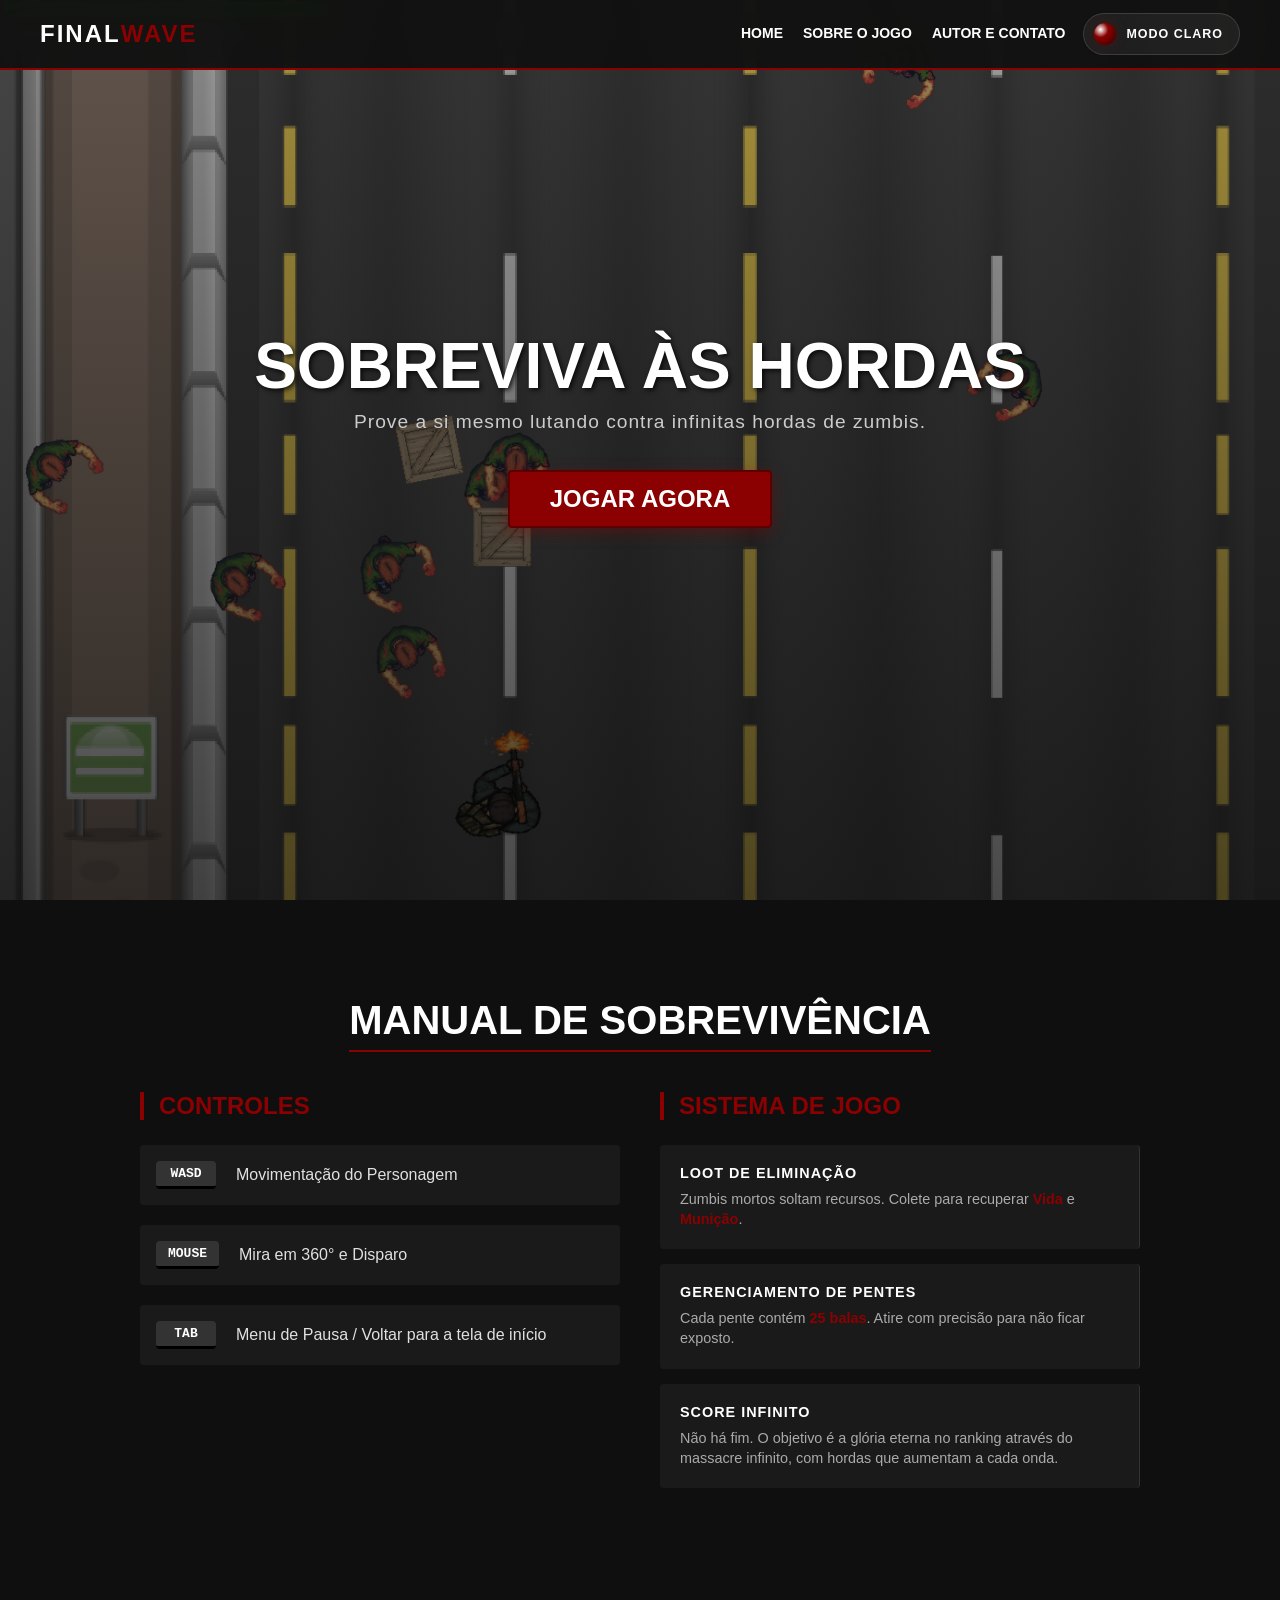
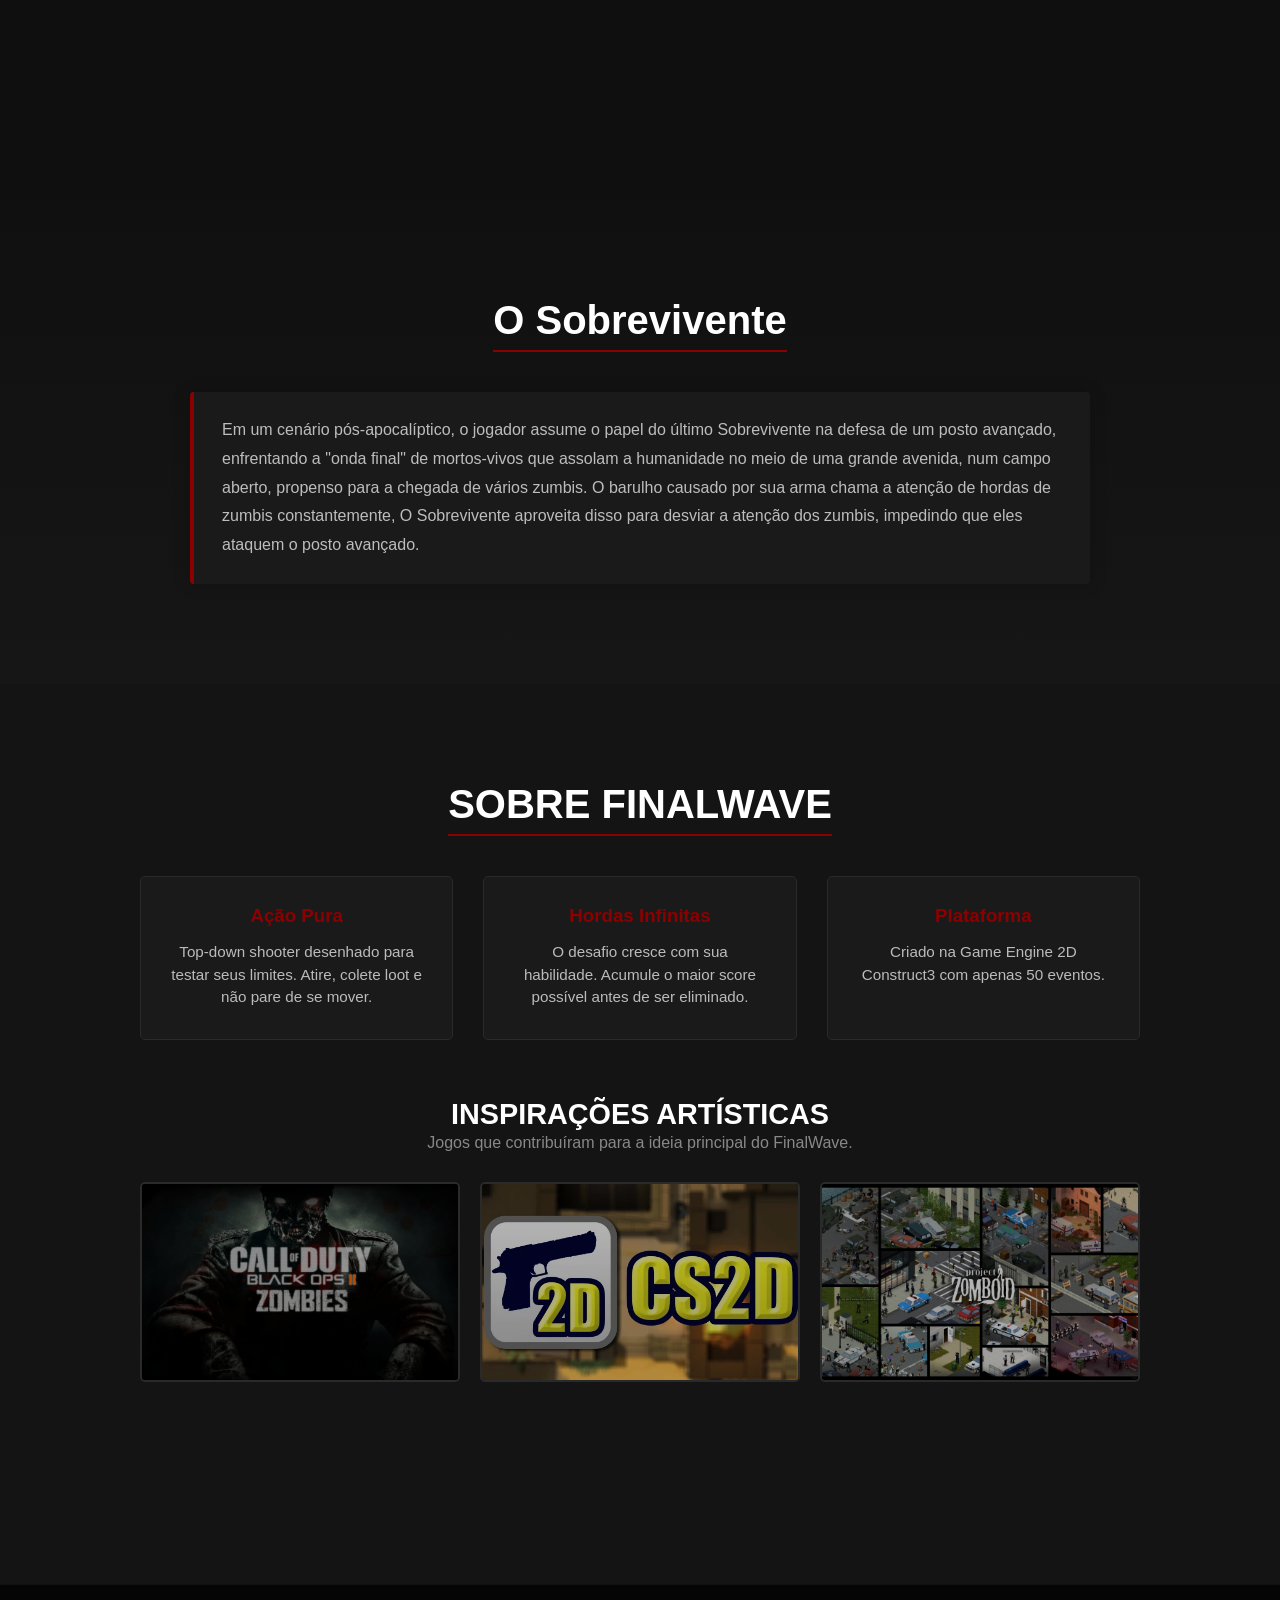
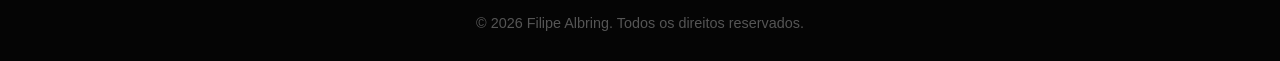
<file: index.html>
<!DOCTYPE html>
<html lang="pt-BR">
<head>
    <meta charset="UTF-8">
    <meta name="viewport" content="width=device-width, initial-scale=1.0">
    <script>
        (function () {
            try {
                if (localStorage.getItem('finalwave-theme') === 'light') {
                    document.documentElement.setAttribute('data-theme', 'light');
                }
            } catch (error) {}
        }());
    </script>
    <title>FinalWave - Sobrevivência Infinita</title>
    <link rel="stylesheet" href="css/style.css?v=10">
    <link rel="icon" href="imgs/fw.png" type="image/png">
</head>
<body>

    <header id="menu-superior">
        <div class="logo">FINAL<span>WAVE</span></div>
        <div class="header-actions">
            <nav>
                <ul>
                    <li><a href="index.html">Home</a></li>
                    <li><a href="#sobre">Sobre o Jogo</a></li>
                    <li><a href="autor.html">Autor e Contato</a></li>
                </ul>
            </nav>
            <button class="theme-toggle" type="button" data-theme-toggle aria-label="Alternar entre tema escuro e claro" aria-pressed="false">
                <span class="theme-toggle__indicator" aria-hidden="true"></span>
                <span class="theme-toggle__label" data-theme-label>MODO CLARO</span>
            </button>
        </div>
    </header>

    <section id="inicio" class="hero">
        <div class="hero-bg hero-bg-a" aria-hidden="true"></div>
        <div class="hero-bg hero-bg-b" aria-hidden="true"></div>
        <div class="hero-content">
            <h1>SOBREVIVA ÀS HORDAS</h1>
            <p>Prove a si mesmo lutando contra infinitas hordas de zumbis.</p>
        
        
            <div id="btn-container" class="cta-container">
                <a href="game/index.html" target="_blank" rel="noopener noreferrer" class="btn-jogar">JOGAR AGORA</a>
            </div>
        </div>
    </section>

    <section id="jogar" class="secao-comandos">
        <h2>MANUAL DE SOBREVIVÊNCIA</h2>
        
        <div class="grid-guia">
            <div class="bloco-guia">
                <h3>CONTROLES</h3>
                <div class="controle-item">
                    <span class="tecla">WASD</span>
                    <p>Movimentação do Personagem</p>
                </div>
                <div class="controle-item">
                    <span class="tecla">MOUSE</span>
                    <p>Mira em 360° e Disparo</p>
                </div>
                <div class="controle-item">
                    <span class="tecla">TAB</span>
                    <p>Menu de Pausa / Voltar para a tela de início</p>
                </div>
            </div>

            <div class="bloco-guia">
                <h3>SISTEMA DE JOGO</h3>
                <div class="mecanica-card">
                    <h4>LOOT DE ELIMINAÇÃO</h4>
                    <p>Zumbis mortos soltam recursos. Colete para recuperar <strong>Vida</strong> e <strong>Munição</strong>.</p>
                </div>
                <div class="mecanica-card">
                    <h4>GERENCIAMENTO DE PENTES</h4>
                    <p>Cada pente contém <strong>25 balas</strong>. Atire com precisão para não ficar exposto.</p>
                </div>
                <div class="mecanica-card">
                    <h4>SCORE INFINITO</h4>
                    <p>Não há fim. O objetivo é a glória eterna no ranking através do massacre infinito, com hordas que aumentam a cada onda.</p>
                </div>
            </div>
        </div>
    </section>

    <section class="secao-sobrevivente">
        <h2>O Sobrevivente</h2>
        <div class="sobrevivente-conteudo">
            <p>Em um cenário pós-apocalíptico, o jogador assume o papel do último Sobrevivente na defesa de um posto avançado, enfrentando a "onda final" de mortos-vivos que assolam a humanidade no meio de uma grande avenida, num campo aberto, propenso para a chegada de vários zumbis. O barulho causado por sua arma chama a atenção de hordas de zumbis constantemente, O Sobrevivente aproveita disso para desviar a atenção dos zumbis, impedindo que eles ataquem o posto avançado.</p>
        </div>
    </section>

    <section id="sobre" class="secao-sobre">
        <h2>SOBRE FINALWAVE</h2>
        <div class="cards-container">
            <div class="card">
                <h3>Ação Pura</h3>
                <p>Top-down shooter desenhado para testar seus limites. Atire, colete loot e não pare de se mover.</p>
            </div>
            <div class="card">
                <h3>Hordas Infinitas</h3>
                <p>O desafio cresce com sua habilidade. Acumule o maior score possível antes de ser eliminado.</p>
            </div>
            <div class="card">
                <h3>Plataforma</h3>
                <p>Criado na Game Engine 2D Construct3 com apenas 50 eventos.</p>
            </div>
        </div>

        <div class="inspiracoes-header">
            <h3>INSPIRAÇÕES ARTÍSTICAS</h3>
            <p>Jogos que contribuíram para a ideia principal do FinalWave.</p>
        </div>

        <div class="galeria-inspiracoes">
            <div class="card-img">
                <img src="imgs/bo2z.png" alt="Call of Duty: Black Ops saga Zombies">
                <div class="legenda">COD:Bo2 Zombies</div>
            </div>

            <div class="card-img">
                <img src="imgs/CS2D.jpg" alt="CS2D">
                <div class="legenda">CS2D</div>
            </div>

            <div class="card-img">
                <img src="imgs/pZomboid.jpg" alt="Project Zomboid">
                <div class="legenda">Project Zomboid</div>
            </div>
        </div>
    </section>
    <footer>
        <p>&copy; 2026 Filipe Albring. Todos os direitos reservados.</p>
    </footer>

    <script src="javascript/script.js?v=10"></script>
</body>
</html>
</file>
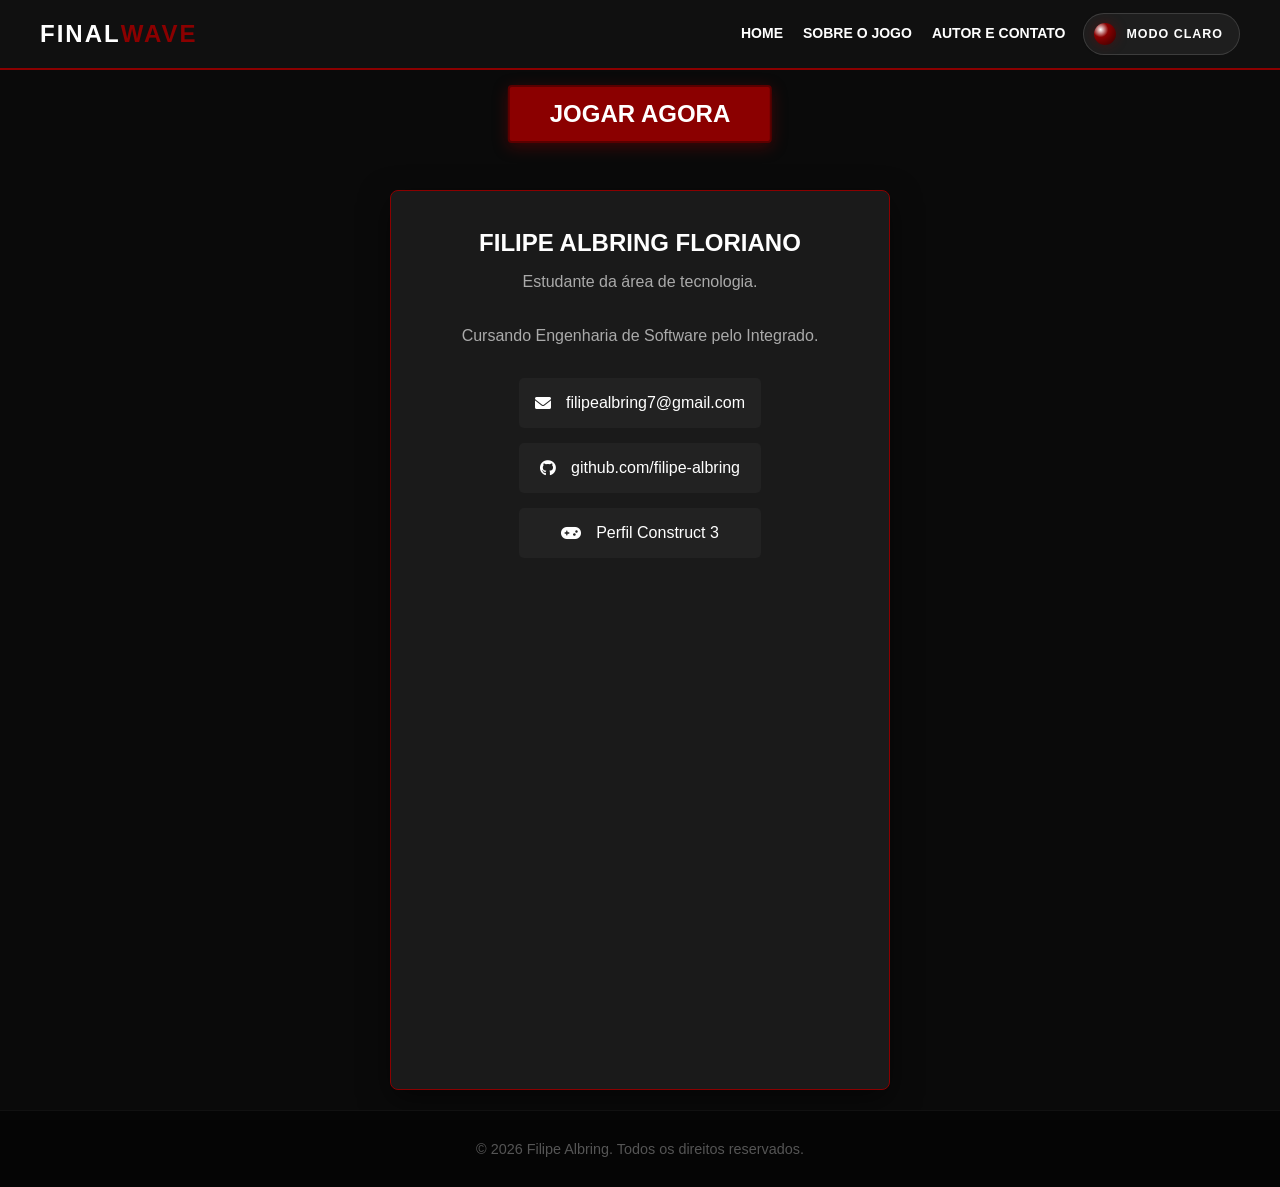
<file: autor.html>
<!DOCTYPE html>
<html lang="pt-BR">
<head>
    <meta charset="UTF-8">
    <meta name="viewport" content="width=device-width, initial-scale=1.0">
    <script>
        (function () {
            try {
                if (localStorage.getItem('finalwave-theme') === 'light') {
                    document.documentElement.setAttribute('data-theme', 'light');
                }
            } catch (error) {}
        }());
    </script>
    <title>Autor e Contato - FinalWave</title>
    <link rel="stylesheet" href="css/style.css?v=10">
    <link rel="stylesheet" href="https://cdnjs.cloudflare.com/ajax/libs/font-awesome/6.0.0/css/all.min.css">
    <link rel="icon" href="imgs/fw.png" type="image/png">
</head>
<body class="pagina-autor">

    <header id="menu-superior">
        <div class="logo">FINAL<span>WAVE</span></div>
        <div class="header-actions">
            <nav>
                <ul>
                    <li><a href="index.html">Home</a></li>
                    <li><a href="index.html#sobre">Sobre o Jogo</a></li>
                    <li><a href="autor.html">Autor e Contato</a></li>
                </ul>
            </nav>
            <button class="theme-toggle" type="button" data-theme-toggle aria-label="Alternar entre tema escuro e claro" aria-pressed="false">
                <span class="theme-toggle__indicator" aria-hidden="true"></span>
                <span class="theme-toggle__label" data-theme-label>MODO CLARO</span>
            </button>
        </div>
    </header>

    <div class="cta-fixo-autor">
        <a href="game/index.html" target="_blank" rel="noopener noreferrer" class="btn-jogar">JOGAR AGORA</a>
    </div>

    <main class="container-contato">
        <section class="perfil-card">
            <h1>Filipe Albring Floriano</h1>
            <p class="bio">Estudante da área de tecnologia.</p>
            <p class="bio">Cursando Engenharia de Software pelo Integrado.</p>
            
            <div class="links-contato">
                <a href="mailto:filipealbring7@gmail.com" class="item-contato">
                    <i class="fa-solid fa-envelope"></i>
                    <span>filipealbring7@gmail.com</span>
                </a>

                <a href="https://github.com/filipe-albring" target="_blank" rel="noopener noreferrer" class="item-contato">
                    <i class="fa-brands fa-github"></i>
                    <span>github.com/filipe-albring</span>
                </a>

                <a href="https://www.construct.net/en/users/2199262/filipe-albr" target="_blank" rel="noopener noreferrer" class="item-contato">
                    <i class="fa-solid fa-gamepad"></i>
                    <span>Perfil Construct 3</span>
                </a>
            </div>
        </section>
    </main>

    <footer>
        <p>&copy; 2026 Filipe Albring. Todos os direitos reservados.</p>
    </footer>

    <script src="javascript/script.js?v=10"></script>
</body>
</html>
</file>
<file: css/style.css>
* {
    margin: 0;
    padding: 0;
    box-sizing: border-box;
    font-family: "Segoe UI", Tahoma, Geneva, Verdana, sans-serif;
}

:root {
    --fonte-titulo: "Agency FB", "Arial Narrow", "Segoe UI", Tahoma, Geneva, Verdana, sans-serif;
    --hero-top-offset: 70px;
    --cta-top-offset: 85px;
    --accent: #8b0000;
    --accent-dark: #5a0000;
    --accent-hover: #a00000;
    --page-bg: #0a0a0a;
    --page-text: #e0e0e0;
    --menu-bg: rgba(17, 17, 17, 0.96);
    --menu-border: #8b0000;
    --nav-text: #fff;
    --heading-text: #fff;
    --hero-base-bg: #0a0a0a;
    --hero-overlay-top: rgba(10, 10, 10, 0.35);
    --hero-overlay-bottom: rgba(10, 10, 10, 0.72);
    --hero-title: #fff;
    --hero-subtext: #ccc;
    --hero-shadow: 2px 2px 5px rgba(0, 0, 0, 0.8);
    --section-commands-bg: #0f0f0f;
    --section-survivor-bg: linear-gradient(180deg, #101010 0%, #161616 100%);
    --section-about-bg: #141414;
    --surface-bg: #1a1a1a;
    --surface-bg-alt: #222;
    --surface-bg-hover: #2a2a2a;
    --surface-border: #2a2a2a;
    --surface-border-strong: #333;
    --surface-text: #fff;
    --body-text-muted: #aaa;
    --body-text-soft: #bbb;
    --body-text-softer: #bdbdbd;
    --meta-text: #888;
    --key-bg: #333;
    --key-text: #fff;
    --key-border: #000;
    --image-card-bg: #000;
    --legend-bg: rgba(0, 0, 0, 0.8);
    --shadow-red: rgba(139, 0, 0, 0.22);
    --shadow-red-strong: rgba(139, 0, 0, 0.3);
    --shadow-soft: rgba(0, 0, 0, 0.2);
    --shadow-heavy: rgba(0, 0, 0, 0.5);
    --shadow-button: rgba(139, 0, 0, 0.4);
    --footer-bg: #050505;
    --footer-text: #555;
    --footer-border: #111;
    --theme-toggle-bg: rgba(255, 255, 255, 0.06);
    --theme-toggle-text: #fff;
    --theme-toggle-border: rgba(255, 255, 255, 0.14);
}

html[data-theme="light"] {
    color-scheme: light;
    --page-bg: #eef1f5;
    --page-text: #1b212b;
    --menu-bg: rgba(247, 249, 252, 0.96);
    --nav-text: #18202b;
    --heading-text: #18202b;
    --hero-base-bg: #cdd5df;
    --hero-overlay-top: rgba(246, 247, 249, 0.52);
    --hero-overlay-bottom: rgba(246, 247, 249, 0.84);
    --hero-title: #131821;
    --hero-subtext: #29323e;
    --hero-shadow: 0 2px 14px rgba(255, 255, 255, 0.5);
    --section-commands-bg: #f3f5f8;
    --section-survivor-bg: linear-gradient(180deg, #eef2f6 0%, #e4e9ef 100%);
    --section-about-bg: #e8edf3;
    --surface-bg: #fff;
    --surface-bg-alt: #f5f7fa;
    --surface-bg-hover: #edf2f7;
    --surface-border: #d5dce5;
    --surface-border-strong: #c8d1db;
    --surface-text: #1b212b;
    --body-text-muted: #5b6470;
    --body-text-soft: #495360;
    --body-text-softer: #414b57;
    --meta-text: #677284;
    --key-bg: #d8e0ea;
    --key-text: #18202b;
    --key-border: #b0bac7;
    --image-card-bg: #d5dce5;
    --legend-bg: rgba(248, 250, 252, 0.9);
    --shadow-red: rgba(139, 0, 0, 0.16);
    --shadow-red-strong: rgba(139, 0, 0, 0.22);
    --shadow-soft: rgba(20, 29, 40, 0.08);
    --shadow-heavy: rgba(20, 29, 40, 0.12);
    --shadow-button: rgba(139, 0, 0, 0.26);
    --footer-bg: #dde3ea;
    --footer-text: #505a68;
    --footer-border: #c8d0da;
    --theme-toggle-bg: #fff;
    --theme-toggle-text: #18202b;
    --theme-toggle-border: #d2dae4;
}

html {
    scroll-behavior: smooth;
    color-scheme: dark;
    background-color: var(--page-bg);
    color: var(--page-text);
    scroll-padding-top: var(--hero-top-offset);
}

body {
    background-color: var(--page-bg);
    color: var(--page-text);
    transition: background-color 0.35s ease, color 0.35s ease;
}

#menu-superior {
    position: fixed;
    top: 0;
    left: 0;
    width: 100%;
    height: 70px;
    background-color: var(--menu-bg);
    border-bottom: 2px solid var(--menu-border);
    display: flex;
    justify-content: space-between;
    align-items: center;
    padding: 0 40px;
    z-index: 1000;
    backdrop-filter: blur(18px);
    transition: background-color 0.35s ease, border-color 0.35s ease;
}

.logo {
    display: inline-flex;
    align-items: baseline;
    font-size: 24px;
    font-weight: 900;
    letter-spacing: 2px;
    line-height: 1;
    color: var(--nav-text);
}

.logo,
h1,
h2,
h3,
h4,
.btn-jogar,
.legenda {
    font-family: var(--fonte-titulo);
}

.logo span {
    font-family: inherit;
    font-size: inherit;
    font-weight: inherit;
    letter-spacing: inherit;
    line-height: inherit;
    color: var(--accent);
}

.header-actions {
    display: flex;
    align-items: center;
    gap: 18px;
}

nav ul {
    list-style: none;
    display: flex;
    gap: 20px;
}

nav ul li a {
    color: var(--nav-text);
    text-decoration: none;
    font-weight: bold;
    text-transform: uppercase;
    font-size: 14px;
    display: flex;
    align-items: center;
    justify-content: center;
    text-align: center;
    line-height: 1.1;
    transition: color 0.2s;
}

nav ul li a:hover {
    color: var(--accent);
}

.theme-toggle {
    background-color: var(--theme-toggle-bg);
    color: var(--theme-toggle-text);
    border: 1px solid var(--theme-toggle-border);
    border-radius: 999px;
    padding: 8px 16px 8px 10px;
    min-height: 42px;
    display: inline-flex;
    align-items: center;
    gap: 10px;
    cursor: pointer;
    font-size: 0.78rem;
    font-weight: 700;
    letter-spacing: 0.08em;
    text-transform: uppercase;
    transition: transform 0.25s ease, background-color 0.25s ease, color 0.25s ease, border-color 0.25s ease, box-shadow 0.25s ease;
}

.theme-toggle:hover {
    transform: translateY(-2px);
    border-color: var(--accent);
    box-shadow: 0 0 16px var(--shadow-soft);
}

.theme-toggle:focus-visible {
    outline: 2px solid var(--accent);
    outline-offset: 2px;
}

.theme-toggle__indicator {
    width: 22px;
    height: 22px;
    border-radius: 50%;
    background: radial-gradient(circle at 30% 30%, #fff 0%, var(--accent) 35%, #320000 100%);
    box-shadow: 0 0 12px rgba(139, 0, 0, 0.35);
    flex-shrink: 0;
}

.theme-toggle__label {
    white-space: nowrap;
}

html[data-theme="light"] .theme-toggle__indicator {
    background: radial-gradient(circle at 35% 35%, #fff 0%, #ffd47b 38%, #ff9a2f 100%);
    box-shadow: 0 0 12px rgba(255, 179, 76, 0.32);
}

.hero {
    height: 100vh;
    display: flex;
    flex-direction: column;
    justify-content: center;
    align-items: center;
    text-align: center;
    position: relative;
    overflow: hidden;
    background-color: var(--hero-base-bg);
    background-image:
        linear-gradient(var(--hero-overlay-top), var(--hero-overlay-bottom)),
        url("../imgs/fundo1.png");
    background-position: center;
    background-repeat: no-repeat;
    background-size: cover;
    padding-top: var(--hero-top-offset);
}

.hero-bg {
    position: absolute;
    inset: 0;
    background-position: center;
    background-repeat: no-repeat;
    background-size: cover;
    opacity: 0;
    transition: opacity 1.4s ease-in-out;
    z-index: 0;
}

.hero-bg.ativa {
    opacity: 1;
}

.hero-content {
    display: flex;
    flex-direction: column;
    align-items: center;
    text-align: center;
    position: relative;
    z-index: 1;
}

.hero-content h1 {
    font-size: 4rem;
    text-transform: uppercase;
    margin-bottom: 10px;
    line-height: 0.95;
    text-align: center;
    color: var(--hero-title);
    text-shadow: var(--hero-shadow);
}

.hero-content p {
    font-size: 1.2rem;
    margin: 0 auto;
    max-width: 720px;
    line-height: 1.6;
    letter-spacing: 1px;
    text-align: center;
    color: var(--hero-subtext);
}

.cta-container {
    width: 100%;
    margin-top: 32px;
    min-height: 64px;
    display: flex;
    justify-content: center;
    align-items: flex-start;
}

.cta-container.fixado-topo .btn-jogar {
    position: fixed;
    top: var(--cta-top-offset);
    left: 50%;
    transform: translateX(-50%);
    z-index: 999;
}

.btn-jogar {
    background-color: var(--accent);
    color: #fff;
    padding: 15px 40px;
    font-size: 1.5rem;
    font-weight: 900;
    text-decoration: none;
    border: 2px solid var(--accent-dark);
    border-radius: 4px;
    text-transform: uppercase;
    box-shadow: 0 4px 15px var(--shadow-button);
    transition: background-color 0.2s, transform 0.1s;
    display: inline-flex;
    align-items: center;
    justify-content: center;
    text-align: center;
    line-height: 1;
    min-height: 58px;
}

.btn-jogar:hover {
    background-color: var(--accent-hover);
    transform: scale(1.05);
}

.cta-container.fixado-topo .btn-jogar:hover {
    transform: translateX(-50%) scale(1.05);
}

section {
    min-height: 100vh;
    padding: 100px 20px;
    display: flex;
    flex-direction: column;
    align-items: center;
}

section h2 {
    font-size: 2.5rem;
    margin-bottom: 40px;
    color: var(--heading-text);
    border-bottom: 2px solid var(--accent);
    padding-bottom: 10px;
    text-align: center;
    line-height: 1;
}

.secao-comandos {
    background-color: var(--section-commands-bg);
    padding: 100px 20px;
}

.grid-guia {
    display: grid;
    grid-template-columns: repeat(auto-fit, minmax(300px, 1fr));
    gap: 40px;
    max-width: 1000px;
    width: 100%;
}

.bloco-guia h3 {
    color: var(--accent);
    margin-bottom: 25px;
    font-size: 1.5rem;
    text-transform: uppercase;
    border-left: 4px solid var(--accent);
    padding-left: 15px;
}

.controle-item {
    display: flex;
    align-items: center;
    gap: 20px;
    margin-bottom: 20px;
    background: var(--surface-bg);
    padding: 15px;
    border-radius: 4px;
    border: 1px solid transparent;
    transition: transform 0.3s ease, box-shadow 0.3s ease, border-color 0.3s ease, background-color 0.35s ease;
}

.tecla {
    background: var(--key-bg);
    color: var(--key-text);
    padding: 5px 12px;
    border-radius: 4px;
    font-family: monospace;
    font-weight: bold;
    border-bottom: 3px solid var(--key-border);
    min-width: 60px;
    text-align: center;
}

.mecanica-card {
    background: var(--surface-bg);
    padding: 20px;
    border-radius: 4px;
    margin-bottom: 15px;
    border-right: 1px solid var(--surface-border-strong);
    transition: transform 0.3s ease, box-shadow 0.3s ease, border-color 0.3s ease, background-color 0.35s ease;
}

.mecanica-card h4 {
    color: var(--surface-text);
    font-size: 0.9rem;
    margin-bottom: 8px;
    letter-spacing: 1px;
}

.mecanica-card p {
    font-size: 0.9rem;
    color: var(--body-text-muted);
    line-height: 1.4;
}

.mecanica-card strong {
    color: var(--accent);
}

.secao-sobre {
    background-color: var(--section-about-bg);
}

.secao-sobrevivente {
    min-height: auto;
    background: var(--section-survivor-bg);
    padding: 100px 20px;
}

.sobrevivente-conteudo {
    width: 100%;
    max-width: 900px;
    display: grid;
    gap: 20px;
}

.sobrevivente-conteudo p {
    background-color: var(--surface-bg);
    border-left: 4px solid var(--accent);
    border-radius: 4px;
    padding: 24px 28px;
    color: var(--body-text-softer);
    font-size: 1rem;
    line-height: 1.8;
    box-shadow: 0 0 18px var(--shadow-soft);
    transition: transform 0.3s ease, box-shadow 0.3s ease, background-color 0.35s ease;
}

.sobrevivente-conteudo p:hover {
    transform: scale(1.05);
    box-shadow: 0 0 18px var(--shadow-red);
}

.cards-container {
    display: flex;
    gap: 30px;
    max-width: 1000px;
    flex-wrap: wrap;
    justify-content: center;
}

.card {
    background-color: var(--surface-bg);
    border: 1px solid var(--surface-border);
    padding: 30px;
    border-radius: 5px;
    flex: 1;
    min-width: 250px;
    text-align: center;
    transition: transform 0.3s ease, box-shadow 0.3s ease, border-color 0.3s ease, background-color 0.35s ease;
}

.card h3 {
    color: var(--accent);
    margin-bottom: 15px;
    line-height: 1;
}

.card p {
    color: var(--body-text-soft);
    font-size: 0.95rem;
    line-height: 1.5;
}

.card:hover,
.mecanica-card:hover,
.controle-item:hover {
    transform: scale(1.05);
    border-color: var(--accent);
    box-shadow: 0 0 18px var(--shadow-red);
}

.inspiracoes-header {
    text-align: center;
    margin-top: 60px;
    margin-bottom: 30px;
    width: 100%;
}

.inspiracoes-header h3 {
    color: var(--heading-text);
    font-size: 1.8rem;
    text-transform: uppercase;
    line-height: 1;
}

.inspiracoes-header p {
    color: var(--meta-text);
    margin-top: 5px;
    font-size: 1rem;
}

.galeria-inspiracoes {
    display: flex;
    gap: 20px;
    max-width: 1000px;
    width: 100%;
    flex-wrap: wrap;
    justify-content: center;
}

.card-img {
    position: relative;
    background-color: var(--image-card-bg);
    border: 2px solid var(--surface-border);
    border-radius: 5px;
    overflow: hidden;
    flex: 1;
    min-width: 280px;
    height: 200px;
    cursor: crosshair;
    transition: border-color 0.3s ease, box-shadow 0.3s ease, background-color 0.35s ease;
}

.card-img img {
    width: 100%;
    height: 100%;
    object-fit: cover;
    transition: transform 0.3s ease, opacity 0.3s ease;
    opacity: 0.7;
}

.card-img:hover img {
    transform: scale(1.1);
    opacity: 1;
}

.card-img:hover {
    border-color: var(--accent);
    box-shadow: 0 0 15px var(--shadow-red-strong);
}

.legenda {
    position: absolute;
    bottom: -40px;
    left: 0;
    width: 100%;
    background: var(--legend-bg);
    color: var(--surface-text);
    text-align: center;
    padding: 10px;
    font-weight: bold;
    text-transform: uppercase;
    border-top: 1px solid var(--accent);
    transition: bottom 0.3s ease, background-color 0.35s ease, color 0.35s ease;
}

.card-img:hover .legenda {
    bottom: 0;
}

body.pagina-autor {
    padding-top: calc(var(--cta-top-offset) + 85px);
    display: flex;
    flex-direction: column;
    min-height: 100vh;
}

.cta-fixo-autor {
    position: fixed;
    top: var(--cta-top-offset);
    left: 50%;
    transform: translateX(-50%);
    z-index: 999;
}

.container-contato {
    display: flex;
    justify-content: center;
    align-items: flex-start;
    padding: 20px;
}

.perfil-card {
    background-color: var(--surface-bg);
    border: 1px solid var(--accent);
    padding: 40px;
    border-radius: 8px;
    max-width: 500px;
    width: 100%;
    text-align: center;
    box-shadow: 0 10px 30px var(--shadow-heavy);
    height: auto;
    transition: background-color 0.35s ease, box-shadow 0.35s ease, border-color 0.35s ease;
}

.perfil-card h1 {
    color: var(--heading-text);
    margin-bottom: 15px;
    text-transform: uppercase;
    line-height: 1;
}

.bio {
    color: var(--body-text-muted);
    margin-bottom: 30px;
    line-height: 1.5;
}

.links-contato {
    display: flex;
    flex-direction: column;
    gap: 15px;
}

.item-contato {
    display: flex;
    align-items: center;
    justify-content: center;
    gap: 15px;
    background-color: var(--surface-bg-alt);
    padding: 15px;
    border-radius: 5px;
    color: var(--surface-text);
    text-decoration: none;
    border: 1px solid transparent;
    transition: all 0.3s ease, background-color 0.35s ease, color 0.35s ease;
}

.item-contato:hover {
    background-color: var(--surface-bg-hover);
    border-color: var(--accent);
    transform: translateY(-3px);
}

footer {
    text-align: center;
    padding: 30px;
    background-color: var(--footer-bg);
    color: var(--footer-text);
    font-size: 0.9rem;
    border-top: 1px solid var(--footer-border);
    width: 100%;
    transition: background-color 0.35s ease, color 0.35s ease, border-color 0.35s ease;
}

body.pagina-autor footer {
    margin-top: auto;
}

@media (max-width: 640px) {
    :root {
        --hero-top-offset: 170px;
        --cta-top-offset: 185px;
    }

    #menu-superior {
        height: auto;
        flex-direction: column;
        justify-content: center;
        gap: 10px;
        padding: 10px 14px 12px;
    }

    .logo {
        width: 100%;
        justify-content: center;
        font-size: 22px;
        letter-spacing: 1px;
    }

    .header-actions {
        width: 100%;
        flex-direction: column;
        gap: 12px;
    }

    nav {
        width: 100%;
    }

    nav ul {
        width: 100%;
        display: grid;
        grid-template-columns: repeat(3, minmax(0, 1fr));
        gap: 10px;
    }

    nav ul li a {
        font-size: 12px;
        line-height: 1.15;
    }

    .theme-toggle {
        width: min(100%, 220px);
        justify-content: center;
    }
}
</file>
